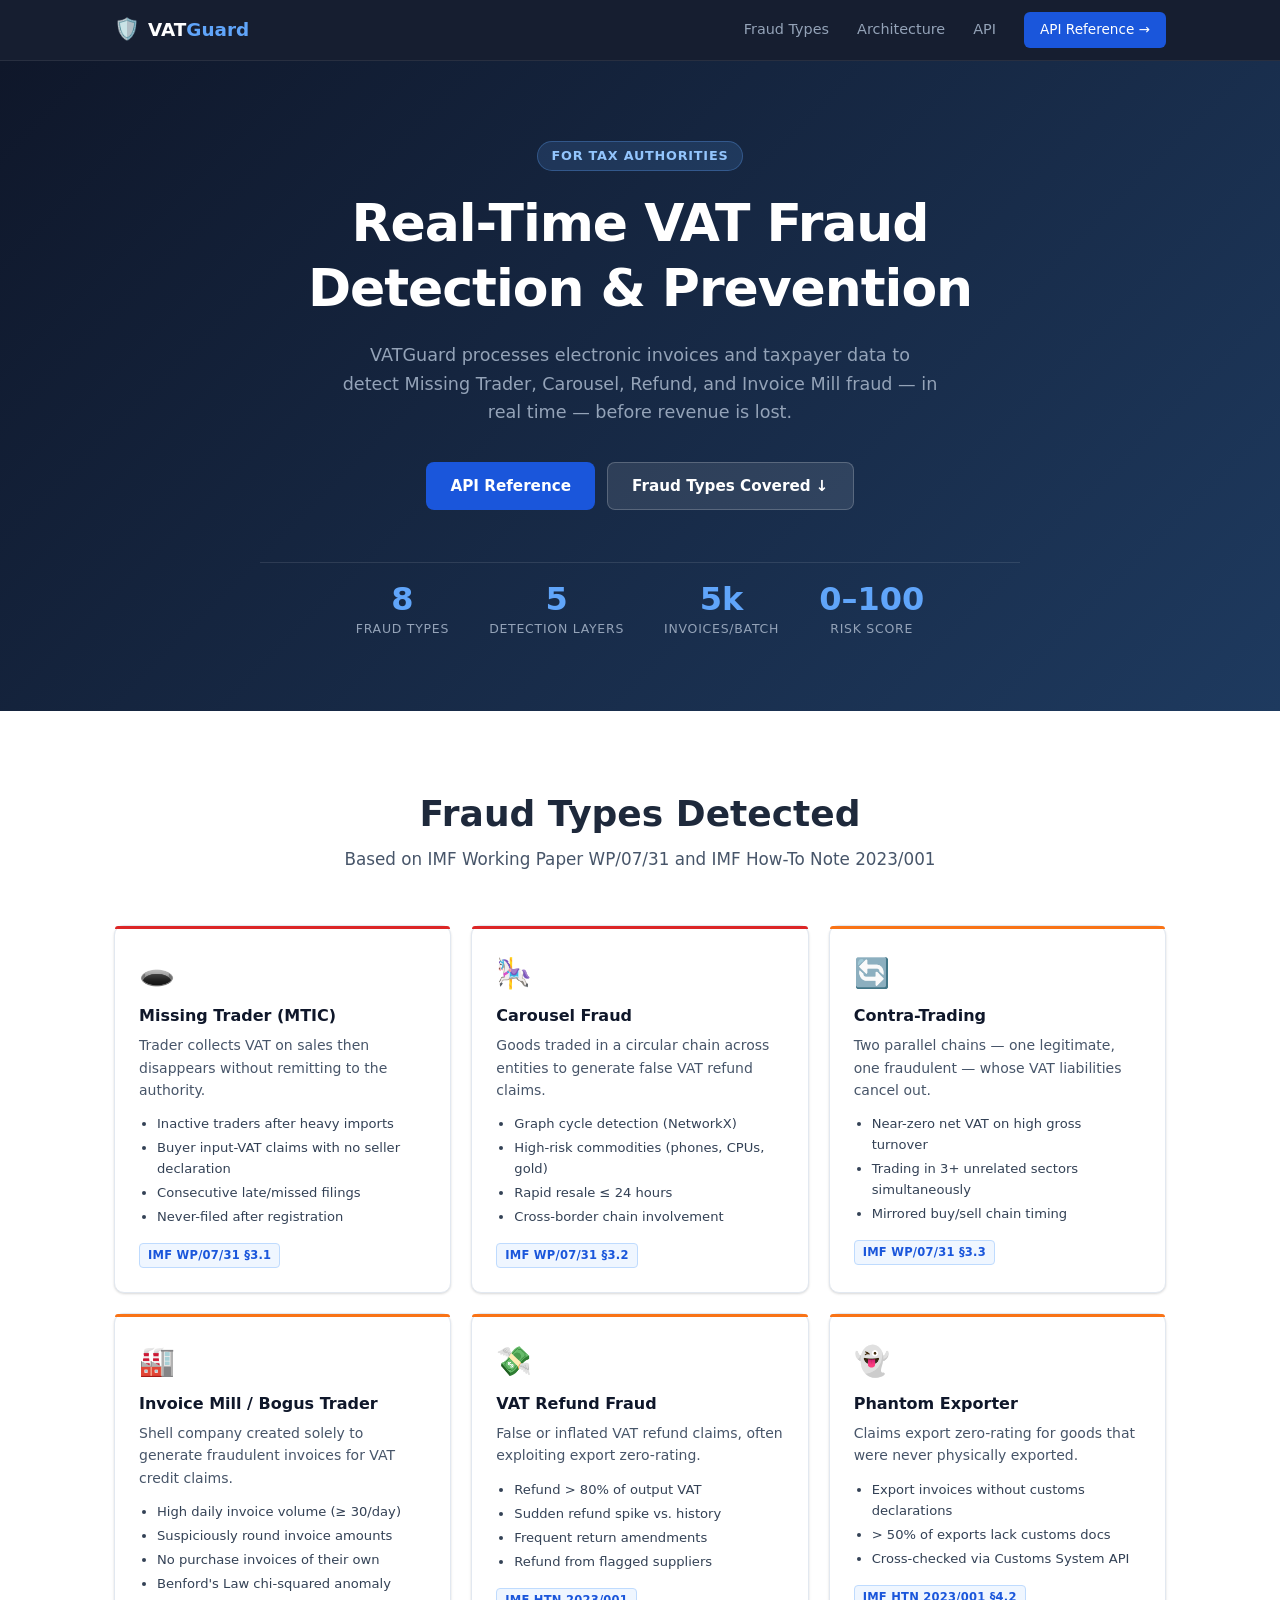
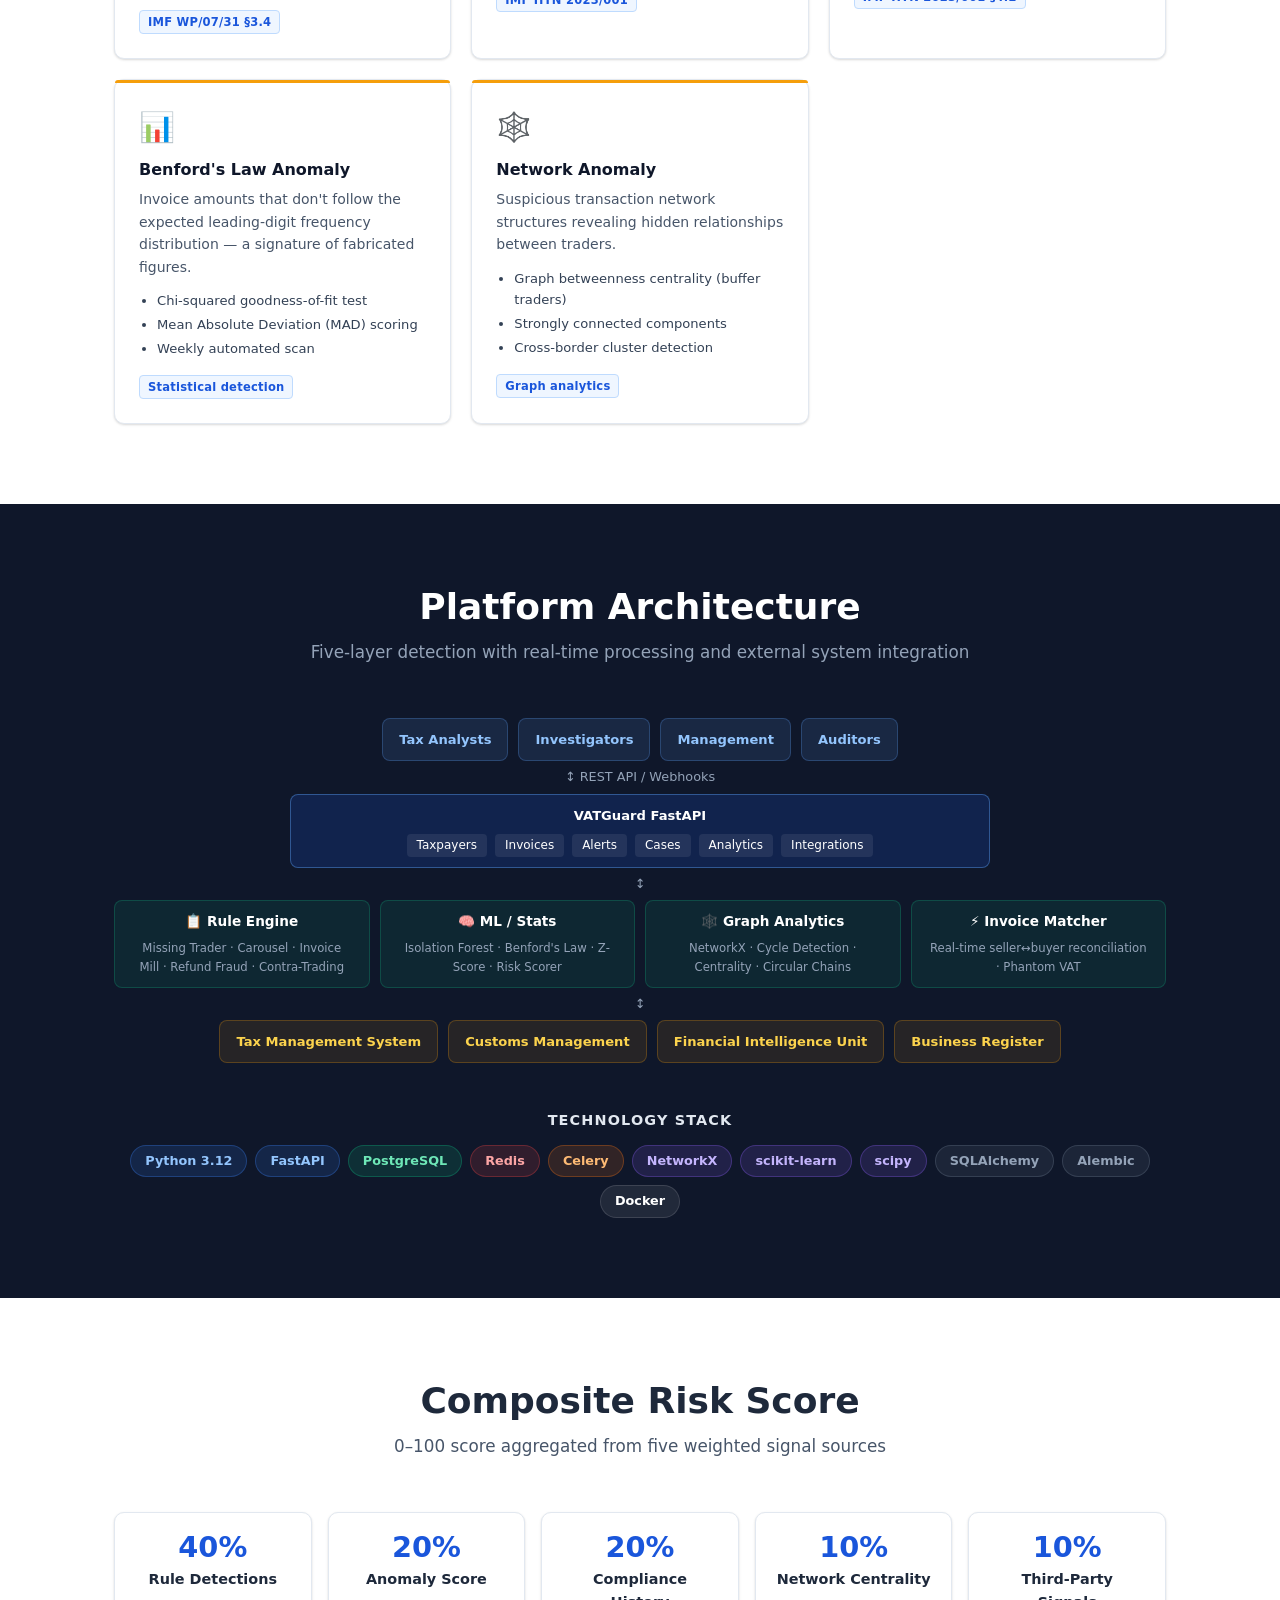
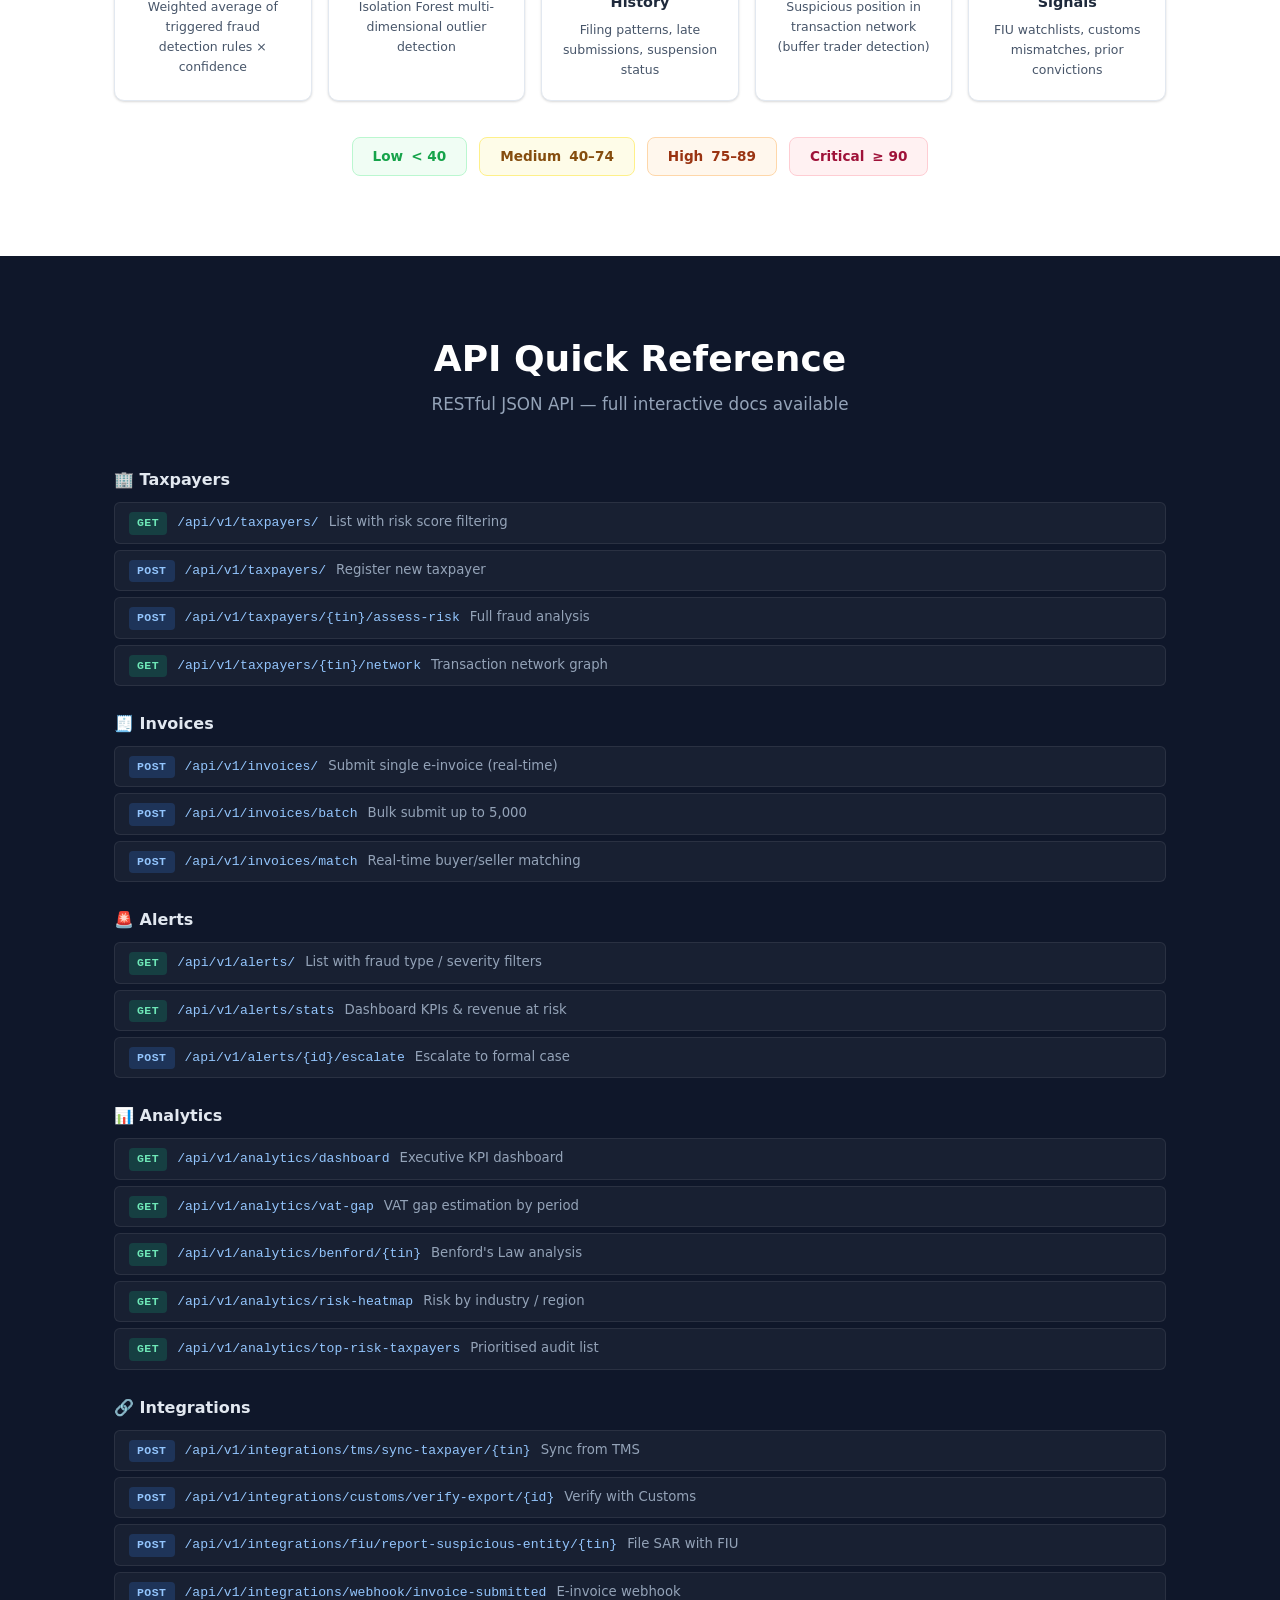
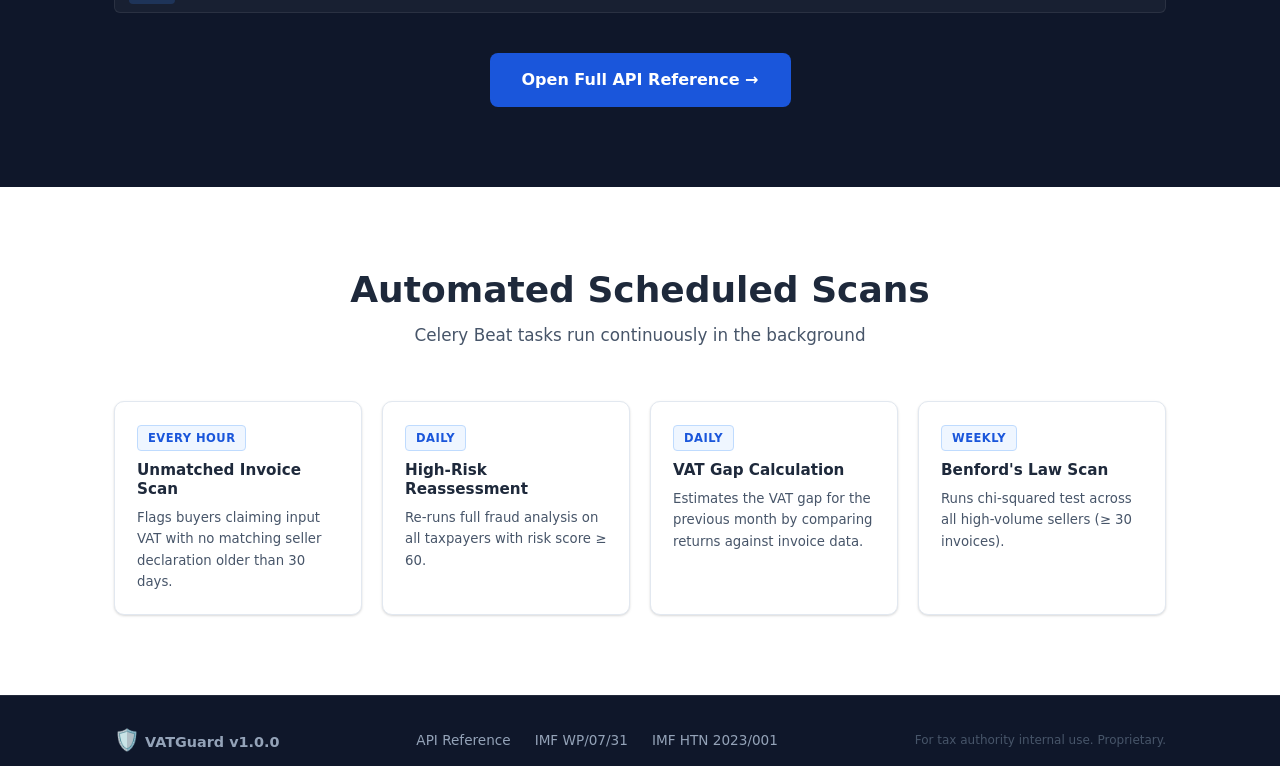
<file: docs/index.html>
<!DOCTYPE html>
<html lang="en">
<head>
  <meta charset="UTF-8" />
  <meta name="viewport" content="width=device-width, initial-scale=1.0" />
  <title>VATGuard – VAT Fraud Detection Platform</title>
  <meta name="description" content="Real-time VAT monitoring and fraud detection platform for tax authorities. Detects MTIC, carousel fraud, refund fraud, and more." />
  <link rel="icon" href="data:image/svg+xml,<svg xmlns='http://www.w3.org/2000/svg' viewBox='0 0 100 100'><text y='.9em' font-size='90'>🛡️</text></svg>" />
  <link rel="stylesheet" href="assets/style.css" />
</head>
<body>

<!-- ── Nav ──────────────────────────────────────────────────────────────────── -->
<nav>
  <div class="nav-inner">
    <a class="nav-brand" href="#">
      <span class="shield">🛡️</span>
      <span>VAT<strong>Guard</strong></span>
    </a>
    <div class="nav-links">
      <a href="#fraud-types">Fraud Types</a>
      <a href="#architecture">Architecture</a>
      <a href="#api">API</a>
      <a href="api.html" class="btn-nav">API Reference →</a>
    </div>
  </div>
</nav>

<!-- ── Hero ─────────────────────────────────────────────────────────────────── -->
<header class="hero">
  <div class="hero-inner">
    <div class="hero-badge">For Tax Authorities</div>
    <h1>Real-Time VAT Fraud<br>Detection &amp; Prevention</h1>
    <p class="hero-sub">
      VATGuard processes electronic invoices and taxpayer data to detect Missing Trader,
      Carousel, Refund, and Invoice Mill fraud — in real time — before revenue is lost.
    </p>
    <div class="hero-actions">
      <a href="api.html" class="btn btn-primary">API Reference</a>
      <a href="#fraud-types" class="btn btn-ghost">Fraud Types Covered ↓</a>
    </div>
    <div class="hero-stats">
      <div class="stat"><span class="stat-n">8</span><span class="stat-l">Fraud types</span></div>
      <div class="stat"><span class="stat-n">5</span><span class="stat-l">Detection layers</span></div>
      <div class="stat"><span class="stat-n">5k</span><span class="stat-l">Invoices/batch</span></div>
      <div class="stat"><span class="stat-n">0–100</span><span class="stat-l">Risk score</span></div>
    </div>
  </div>
</header>

<!-- ── Fraud Types ───────────────────────────────────────────────────────────── -->
<section id="fraud-types" class="section">
  <div class="container">
    <div class="section-header">
      <h2>Fraud Types Detected</h2>
      <p>Based on IMF Working Paper WP/07/31 and IMF How-To Note 2023/001</p>
    </div>
    <div class="fraud-grid">

      <div class="fraud-card severity-critical">
        <div class="fraud-icon">🕳️</div>
        <h3>Missing Trader (MTIC)</h3>
        <p>Trader collects VAT on sales then disappears without remitting to the authority.</p>
        <ul>
          <li>Inactive traders after heavy imports</li>
          <li>Buyer input-VAT claims with no seller declaration</li>
          <li>Consecutive late/missed filings</li>
          <li>Never-filed after registration</li>
        </ul>
        <div class="imf-ref">IMF WP/07/31 §3.1</div>
      </div>

      <div class="fraud-card severity-critical">
        <div class="fraud-icon">🎠</div>
        <h3>Carousel Fraud</h3>
        <p>Goods traded in a circular chain across entities to generate false VAT refund claims.</p>
        <ul>
          <li>Graph cycle detection (NetworkX)</li>
          <li>High-risk commodities (phones, CPUs, gold)</li>
          <li>Rapid resale ≤ 24 hours</li>
          <li>Cross-border chain involvement</li>
        </ul>
        <div class="imf-ref">IMF WP/07/31 §3.2</div>
      </div>

      <div class="fraud-card severity-high">
        <div class="fraud-icon">🔄</div>
        <h3>Contra-Trading</h3>
        <p>Two parallel chains — one legitimate, one fraudulent — whose VAT liabilities cancel out.</p>
        <ul>
          <li>Near-zero net VAT on high gross turnover</li>
          <li>Trading in 3+ unrelated sectors simultaneously</li>
          <li>Mirrored buy/sell chain timing</li>
        </ul>
        <div class="imf-ref">IMF WP/07/31 §3.3</div>
      </div>

      <div class="fraud-card severity-high">
        <div class="fraud-icon">🏭</div>
        <h3>Invoice Mill / Bogus Trader</h3>
        <p>Shell company created solely to generate fraudulent invoices for VAT credit claims.</p>
        <ul>
          <li>High daily invoice volume (≥ 30/day)</li>
          <li>Suspiciously round invoice amounts</li>
          <li>No purchase invoices of their own</li>
          <li>Benford's Law chi-squared anomaly</li>
        </ul>
        <div class="imf-ref">IMF WP/07/31 §3.4</div>
      </div>

      <div class="fraud-card severity-high">
        <div class="fraud-icon">💸</div>
        <h3>VAT Refund Fraud</h3>
        <p>False or inflated VAT refund claims, often exploiting export zero-rating.</p>
        <ul>
          <li>Refund &gt; 80% of output VAT</li>
          <li>Sudden refund spike vs. history</li>
          <li>Frequent return amendments</li>
          <li>Refund from flagged suppliers</li>
        </ul>
        <div class="imf-ref">IMF HTN 2023/001</div>
      </div>

      <div class="fraud-card severity-high">
        <div class="fraud-icon">👻</div>
        <h3>Phantom Exporter</h3>
        <p>Claims export zero-rating for goods that were never physically exported.</p>
        <ul>
          <li>Export invoices without customs declarations</li>
          <li>&gt; 50% of exports lack customs docs</li>
          <li>Cross-checked via Customs System API</li>
        </ul>
        <div class="imf-ref">IMF HTN 2023/001 §4.2</div>
      </div>

      <div class="fraud-card severity-medium">
        <div class="fraud-icon">📊</div>
        <h3>Benford's Law Anomaly</h3>
        <p>Invoice amounts that don't follow the expected leading-digit frequency distribution — a signature of fabricated figures.</p>
        <ul>
          <li>Chi-squared goodness-of-fit test</li>
          <li>Mean Absolute Deviation (MAD) scoring</li>
          <li>Weekly automated scan</li>
        </ul>
        <div class="imf-ref">Statistical detection</div>
      </div>

      <div class="fraud-card severity-medium">
        <div class="fraud-icon">🕸️</div>
        <h3>Network Anomaly</h3>
        <p>Suspicious transaction network structures revealing hidden relationships between traders.</p>
        <ul>
          <li>Graph betweenness centrality (buffer traders)</li>
          <li>Strongly connected components</li>
          <li>Cross-border cluster detection</li>
        </ul>
        <div class="imf-ref">Graph analytics</div>
      </div>

    </div>
  </div>
</section>

<!-- ── Architecture ──────────────────────────────────────────────────────────── -->
<section id="architecture" class="section section-dark">
  <div class="container">
    <div class="section-header">
      <h2>Platform Architecture</h2>
      <p>Five-layer detection with real-time processing and external system integration</p>
    </div>

    <div class="arch-diagram">
      <div class="arch-row arch-users">
        <div class="arch-box arch-box-user">Tax Analysts</div>
        <div class="arch-box arch-box-user">Investigators</div>
        <div class="arch-box arch-box-user">Management</div>
        <div class="arch-box arch-box-user">Auditors</div>
      </div>
      <div class="arch-arrow">↕ REST API / Webhooks</div>
      <div class="arch-row arch-api">
        <div class="arch-box arch-box-api arch-wide">
          <strong>VATGuard FastAPI</strong>
          <div class="arch-modules">
            <span>Taxpayers</span><span>Invoices</span><span>Alerts</span><span>Cases</span><span>Analytics</span><span>Integrations</span>
          </div>
        </div>
      </div>
      <div class="arch-arrow">↕</div>
      <div class="arch-row arch-detection">
        <div class="arch-box arch-box-detect">
          <div class="detect-title">📋 Rule Engine</div>
          <div class="detect-items">Missing Trader · Carousel · Invoice Mill · Refund Fraud · Contra-Trading</div>
        </div>
        <div class="arch-box arch-box-detect">
          <div class="detect-title">🧠 ML / Stats</div>
          <div class="detect-items">Isolation Forest · Benford's Law · Z-Score · Risk Scorer</div>
        </div>
        <div class="arch-box arch-box-detect">
          <div class="detect-title">🕸️ Graph Analytics</div>
          <div class="detect-items">NetworkX · Cycle Detection · Centrality · Circular Chains</div>
        </div>
        <div class="arch-box arch-box-detect">
          <div class="detect-title">⚡ Invoice Matcher</div>
          <div class="detect-items">Real-time seller↔buyer reconciliation · Phantom VAT</div>
        </div>
      </div>
      <div class="arch-arrow">↕</div>
      <div class="arch-row arch-integrations">
        <div class="arch-box arch-box-int">Tax Management System</div>
        <div class="arch-box arch-box-int">Customs Management</div>
        <div class="arch-box arch-box-int">Financial Intelligence Unit</div>
        <div class="arch-box arch-box-int">Business Register</div>
      </div>
    </div>

    <!-- Stack pills -->
    <div class="tech-stack">
      <h3>Technology Stack</h3>
      <div class="tech-pills">
        <span class="pill pill-blue">Python 3.12</span>
        <span class="pill pill-blue">FastAPI</span>
        <span class="pill pill-green">PostgreSQL</span>
        <span class="pill pill-red">Redis</span>
        <span class="pill pill-orange">Celery</span>
        <span class="pill pill-purple">NetworkX</span>
        <span class="pill pill-purple">scikit-learn</span>
        <span class="pill pill-purple">scipy</span>
        <span class="pill pill-gray">SQLAlchemy</span>
        <span class="pill pill-gray">Alembic</span>
        <span class="pill pill-dark">Docker</span>
      </div>
    </div>
  </div>
</section>

<!-- ── Risk Scoring ──────────────────────────────────────────────────────────── -->
<section class="section">
  <div class="container">
    <div class="section-header">
      <h2>Composite Risk Score</h2>
      <p>0–100 score aggregated from five weighted signal sources</p>
    </div>
    <div class="score-grid">
      <div class="score-component">
        <div class="score-pct">40%</div>
        <div class="score-label">Rule Detections</div>
        <div class="score-desc">Weighted average of triggered fraud detection rules × confidence</div>
      </div>
      <div class="score-component">
        <div class="score-pct">20%</div>
        <div class="score-label">Anomaly Score</div>
        <div class="score-desc">Isolation Forest multi-dimensional outlier detection</div>
      </div>
      <div class="score-component">
        <div class="score-pct">20%</div>
        <div class="score-label">Compliance History</div>
        <div class="score-desc">Filing patterns, late submissions, suspension status</div>
      </div>
      <div class="score-component">
        <div class="score-pct">10%</div>
        <div class="score-label">Network Centrality</div>
        <div class="score-desc">Suspicious position in transaction network (buffer trader detection)</div>
      </div>
      <div class="score-component">
        <div class="score-pct">10%</div>
        <div class="score-label">Third-Party Signals</div>
        <div class="score-desc">FIU watchlists, customs mismatches, prior convictions</div>
      </div>
    </div>
    <div class="risk-levels">
      <div class="risk-level rl-low"><span class="rl-badge">Low</span> &lt; 40</div>
      <div class="risk-level rl-medium"><span class="rl-badge">Medium</span> 40–74</div>
      <div class="risk-level rl-high"><span class="rl-badge">High</span> 75–89</div>
      <div class="risk-level rl-critical"><span class="rl-badge">Critical</span> ≥ 90</div>
    </div>
  </div>
</section>

<!-- ── API Quick-ref ─────────────────────────────────────────────────────────── -->
<section id="api" class="section section-dark">
  <div class="container">
    <div class="section-header">
      <h2>API Quick Reference</h2>
      <p>RESTful JSON API — full interactive docs available</p>
    </div>
    <div class="endpoint-groups">

      <div class="endpoint-group">
        <h3>🏢 Taxpayers</h3>
        <div class="endpoints">
          <div class="ep"><span class="method get">GET</span> <code>/api/v1/taxpayers/</code> <span>List with risk score filtering</span></div>
          <div class="ep"><span class="method post">POST</span> <code>/api/v1/taxpayers/</code> <span>Register new taxpayer</span></div>
          <div class="ep"><span class="method post">POST</span> <code>/api/v1/taxpayers/{tin}/assess-risk</code> <span>Full fraud analysis</span></div>
          <div class="ep"><span class="method get">GET</span> <code>/api/v1/taxpayers/{tin}/network</code> <span>Transaction network graph</span></div>
        </div>
      </div>

      <div class="endpoint-group">
        <h3>🧾 Invoices</h3>
        <div class="endpoints">
          <div class="ep"><span class="method post">POST</span> <code>/api/v1/invoices/</code> <span>Submit single e-invoice (real-time)</span></div>
          <div class="ep"><span class="method post">POST</span> <code>/api/v1/invoices/batch</code> <span>Bulk submit up to 5,000</span></div>
          <div class="ep"><span class="method post">POST</span> <code>/api/v1/invoices/match</code> <span>Real-time buyer/seller matching</span></div>
        </div>
      </div>

      <div class="endpoint-group">
        <h3>🚨 Alerts</h3>
        <div class="endpoints">
          <div class="ep"><span class="method get">GET</span> <code>/api/v1/alerts/</code> <span>List with fraud type / severity filters</span></div>
          <div class="ep"><span class="method get">GET</span> <code>/api/v1/alerts/stats</code> <span>Dashboard KPIs &amp; revenue at risk</span></div>
          <div class="ep"><span class="method post">POST</span> <code>/api/v1/alerts/{id}/escalate</code> <span>Escalate to formal case</span></div>
        </div>
      </div>

      <div class="endpoint-group">
        <h3>📊 Analytics</h3>
        <div class="endpoints">
          <div class="ep"><span class="method get">GET</span> <code>/api/v1/analytics/dashboard</code> <span>Executive KPI dashboard</span></div>
          <div class="ep"><span class="method get">GET</span> <code>/api/v1/analytics/vat-gap</code> <span>VAT gap estimation by period</span></div>
          <div class="ep"><span class="method get">GET</span> <code>/api/v1/analytics/benford/{tin}</code> <span>Benford's Law analysis</span></div>
          <div class="ep"><span class="method get">GET</span> <code>/api/v1/analytics/risk-heatmap</code> <span>Risk by industry / region</span></div>
          <div class="ep"><span class="method get">GET</span> <code>/api/v1/analytics/top-risk-taxpayers</code> <span>Prioritised audit list</span></div>
        </div>
      </div>

      <div class="endpoint-group">
        <h3>🔗 Integrations</h3>
        <div class="endpoints">
          <div class="ep"><span class="method post">POST</span> <code>/api/v1/integrations/tms/sync-taxpayer/{tin}</code> <span>Sync from TMS</span></div>
          <div class="ep"><span class="method post">POST</span> <code>/api/v1/integrations/customs/verify-export/{id}</code> <span>Verify with Customs</span></div>
          <div class="ep"><span class="method post">POST</span> <code>/api/v1/integrations/fiu/report-suspicious-entity/{tin}</code> <span>File SAR with FIU</span></div>
          <div class="ep"><span class="method post">POST</span> <code>/api/v1/integrations/webhook/invoice-submitted</code> <span>E-invoice webhook</span></div>
        </div>
      </div>

    </div>
    <div class="api-cta">
      <a href="api.html" class="btn btn-primary btn-lg">Open Full API Reference →</a>
    </div>
  </div>
</section>

<!-- ── Scheduled Tasks ───────────────────────────────────────────────────────── -->
<section class="section">
  <div class="container">
    <div class="section-header">
      <h2>Automated Scheduled Scans</h2>
      <p>Celery Beat tasks run continuously in the background</p>
    </div>
    <div class="tasks-grid">
      <div class="task-card">
        <div class="task-schedule">Every hour</div>
        <h4>Unmatched Invoice Scan</h4>
        <p>Flags buyers claiming input VAT with no matching seller declaration older than 30 days.</p>
      </div>
      <div class="task-card">
        <div class="task-schedule">Daily</div>
        <h4>High-Risk Reassessment</h4>
        <p>Re-runs full fraud analysis on all taxpayers with risk score ≥ 60.</p>
      </div>
      <div class="task-card">
        <div class="task-schedule">Daily</div>
        <h4>VAT Gap Calculation</h4>
        <p>Estimates the VAT gap for the previous month by comparing returns against invoice data.</p>
      </div>
      <div class="task-card">
        <div class="task-schedule">Weekly</div>
        <h4>Benford's Law Scan</h4>
        <p>Runs chi-squared test across all high-volume sellers (≥ 30 invoices).</p>
      </div>
    </div>
  </div>
</section>

<!-- ── Footer ────────────────────────────────────────────────────────────────── -->
<footer>
  <div class="container">
    <div class="footer-inner">
      <div class="footer-brand">
        <span class="shield">🛡️</span> VATGuard v1.0.0
      </div>
      <div class="footer-links">
        <a href="api.html">API Reference</a>
        <a href="https://www.imf.org/external/pubs/ft/wp/2007/wp0731.pdf" target="_blank" rel="noopener">IMF WP/07/31</a>
        <a href="https://www.imf.org/-/media/files/publications/howtonotes/2023/english/htnea2023001.pdf" target="_blank" rel="noopener">IMF HTN 2023/001</a>
      </div>
      <div class="footer-note">For tax authority internal use. Proprietary.</div>
    </div>
  </div>
</footer>

<script src="assets/app.js"></script>
</body>
</html>
</file>
<file: docs/assets/style.css>
/* ── VATGuard Design System ─────────────────────────────────────────────────── */

*, *::before, *::after { box-sizing: border-box; }

:root {
  --blue-600: #1a56db;
  --blue-700: #1e429f;
  --blue-50:  #eff6ff;
  --slate-900: #0f172a;
  --slate-800: #1e293b;
  --slate-700: #334155;
  --slate-600: #475569;
  --slate-400: #94a3b8;
  --slate-200: #e2e8f0;
  --slate-100: #f1f5f9;
  --white:     #ffffff;

  --red-600:    #dc2626;
  --orange-500: #f97316;
  --amber-500:  #f59e0b;
  --green-600:  #16a34a;

  --radius: 10px;
  --shadow: 0 1px 3px rgba(0,0,0,.1), 0 1px 2px rgba(0,0,0,.06);
  --shadow-md: 0 4px 6px -1px rgba(0,0,0,.1), 0 2px 4px -1px rgba(0,0,0,.06);
  --shadow-lg: 0 10px 15px -3px rgba(0,0,0,.1);
}

html { scroll-behavior: smooth; }

body {
  margin: 0;
  font-family: 'Inter', ui-sans-serif, system-ui, -apple-system, sans-serif;
  font-size: 16px;
  line-height: 1.6;
  color: var(--slate-800);
  background: var(--white);
}

h1, h2, h3, h4 { line-height: 1.25; font-weight: 700; }

a { color: var(--blue-600); text-decoration: none; }
a:hover { text-decoration: underline; }

/* ── Container ──────────────────────────────────────────────────────────────── */
.container { max-width: 1100px; margin: 0 auto; padding: 0 24px; }

/* ── Nav ────────────────────────────────────────────────────────────────────── */
nav {
  position: sticky;
  top: 0;
  z-index: 100;
  background: rgba(15, 23, 42, 0.97);
  backdrop-filter: blur(8px);
  border-bottom: 1px solid rgba(255,255,255,.08);
}
.nav-inner {
  max-width: 1100px;
  margin: 0 auto;
  padding: 0 24px;
  height: 60px;
  display: flex;
  align-items: center;
  justify-content: space-between;
}
.nav-brand {
  display: flex;
  align-items: center;
  gap: 8px;
  font-size: 1.15rem;
  color: var(--white);
  text-decoration: none;
  font-weight: 600;
}
.nav-brand strong { color: #60a5fa; }
.shield { font-size: 1.3rem; }
.nav-links {
  display: flex;
  align-items: center;
  gap: 28px;
}
.nav-links a {
  color: var(--slate-400);
  font-size: 0.9rem;
  font-weight: 500;
  text-decoration: none;
  transition: color .15s;
}
.nav-links a:hover { color: var(--white); }
.btn-nav {
  background: var(--blue-600);
  color: var(--white) !important;
  padding: 7px 16px;
  border-radius: 6px;
  font-size: 0.85rem !important;
  transition: background .15s !important;
}
.btn-nav:hover { background: var(--blue-700) !important; text-decoration: none !important; }

/* ── Hero ───────────────────────────────────────────────────────────────────── */
.hero {
  background: linear-gradient(135deg, var(--slate-900) 0%, #1e3a5f 100%);
  color: var(--white);
  padding: 80px 24px 72px;
  text-align: center;
}
.hero-inner { max-width: 760px; margin: 0 auto; }
.hero-badge {
  display: inline-block;
  background: rgba(96, 165, 250, 0.15);
  color: #93c5fd;
  border: 1px solid rgba(96,165,250,.3);
  font-size: 0.8rem;
  font-weight: 600;
  letter-spacing: .06em;
  text-transform: uppercase;
  padding: 4px 14px;
  border-radius: 99px;
  margin-bottom: 20px;
}
.hero h1 {
  font-size: clamp(2rem, 5vw, 3.25rem);
  font-weight: 800;
  margin: 0 0 20px;
  letter-spacing: -.02em;
}
.hero-sub {
  font-size: 1.1rem;
  color: var(--slate-400);
  margin-bottom: 36px;
  max-width: 600px;
  margin-left: auto;
  margin-right: auto;
}
.hero-actions { display: flex; gap: 12px; justify-content: center; flex-wrap: wrap; margin-bottom: 52px; }

/* ── Buttons ────────────────────────────────────────────────────────────────── */
.btn {
  display: inline-flex;
  align-items: center;
  padding: 11px 24px;
  border-radius: 8px;
  font-weight: 600;
  font-size: 0.95rem;
  cursor: pointer;
  text-decoration: none;
  transition: all .15s;
}
.btn-primary { background: var(--blue-600); color: var(--white); }
.btn-primary:hover { background: var(--blue-700); text-decoration: none; color: var(--white); }
.btn-ghost { background: rgba(255,255,255,.1); color: var(--white); border: 1px solid rgba(255,255,255,.2); }
.btn-ghost:hover { background: rgba(255,255,255,.18); text-decoration: none; color: var(--white); }
.btn-lg { padding: 14px 32px; font-size: 1rem; }

/* ── Hero Stats ─────────────────────────────────────────────────────────────── */
.hero-stats {
  display: flex;
  justify-content: center;
  gap: 40px;
  flex-wrap: wrap;
  padding-top: 20px;
  border-top: 1px solid rgba(255,255,255,.1);
}
.stat { text-align: center; }
.stat-n { display: block; font-size: 2rem; font-weight: 800; color: #60a5fa; line-height: 1; }
.stat-l { display: block; font-size: 0.78rem; color: var(--slate-400); text-transform: uppercase; letter-spacing: .06em; margin-top: 4px; }

/* ── Sections ───────────────────────────────────────────────────────────────── */
.section { padding: 80px 24px; }
.section-dark { background: var(--slate-900); color: var(--white); }
.section-dark p { color: var(--slate-400); }
.section-header { text-align: center; margin-bottom: 52px; }
.section-header h2 { font-size: clamp(1.6rem, 3vw, 2.25rem); margin: 0 0 10px; }
.section-header p { color: var(--slate-600); font-size: 1.05rem; margin: 0; }
.section-dark .section-header p { color: var(--slate-400); }

/* ── Fraud Grid ─────────────────────────────────────────────────────────────── */
.fraud-grid {
  display: grid;
  grid-template-columns: repeat(auto-fill, minmax(280px, 1fr));
  gap: 20px;
}
.fraud-card {
  background: var(--white);
  border: 1px solid var(--slate-200);
  border-radius: var(--radius);
  padding: 24px;
  box-shadow: var(--shadow);
  position: relative;
  transition: box-shadow .2s;
}
.fraud-card:hover { box-shadow: var(--shadow-md); }
.fraud-card::before {
  content: '';
  position: absolute;
  top: 0; left: 0; right: 0;
  height: 3px;
  border-radius: var(--radius) var(--radius) 0 0;
}
.severity-critical::before { background: var(--red-600); }
.severity-high::before { background: var(--orange-500); }
.severity-medium::before { background: var(--amber-500); }
.fraud-icon { font-size: 1.8rem; margin-bottom: 10px; }
.fraud-card h3 { margin: 0 0 8px; font-size: 1rem; color: var(--slate-900); }
.fraud-card p { font-size: 0.875rem; color: var(--slate-600); margin: 0 0 12px; }
.fraud-card ul { margin: 0 0 14px; padding-left: 18px; font-size: 0.82rem; color: var(--slate-700); }
.fraud-card ul li { margin-bottom: 3px; }
.imf-ref {
  display: inline-block;
  font-size: 0.72rem;
  color: var(--blue-600);
  background: var(--blue-50);
  border: 1px solid #bfdbfe;
  padding: 2px 8px;
  border-radius: 4px;
  font-weight: 600;
  letter-spacing: .02em;
}

/* ── Architecture Diagram ───────────────────────────────────────────────────── */
.arch-diagram { display: flex; flex-direction: column; gap: 0; align-items: center; }
.arch-row { display: flex; gap: 10px; flex-wrap: wrap; justify-content: center; width: 100%; }
.arch-box {
  border-radius: 8px;
  padding: 10px 16px;
  font-size: 0.82rem;
  font-weight: 600;
  text-align: center;
}
.arch-box-user { background: rgba(96,165,250,.12); color: #93c5fd; border: 1px solid rgba(96,165,250,.25); }
.arch-box-api {
  background: rgba(26,86,219,.2);
  border: 1px solid rgba(96,165,250,.4);
  color: var(--white);
  width: 100%;
  max-width: 700px;
}
.arch-wide { min-width: 300px; }
.arch-modules { display: flex; gap: 8px; justify-content: center; flex-wrap: wrap; margin-top: 8px; }
.arch-modules span {
  background: rgba(255,255,255,.08);
  border-radius: 4px;
  padding: 2px 10px;
  font-size: 0.75rem;
  font-weight: 500;
}
.arch-box-detect {
  background: rgba(16,185,129,.1);
  border: 1px solid rgba(16,185,129,.25);
  color: var(--white);
  flex: 1;
  min-width: 180px;
  max-width: 260px;
}
.detect-title { font-size: 0.85rem; font-weight: 700; margin-bottom: 6px; }
.detect-items { font-size: 0.73rem; color: var(--slate-400); font-weight: 400; }
.arch-box-int { background: rgba(245,158,11,.1); border: 1px solid rgba(245,158,11,.25); color: #fcd34d; }
.arch-arrow { font-size: 0.8rem; color: var(--slate-400); padding: 6px 0; text-align: center; }

/* ── Tech Stack ─────────────────────────────────────────────────────────────── */
.tech-stack { margin-top: 48px; text-align: center; }
.tech-stack h3 { color: var(--slate-200); margin-bottom: 16px; font-size: 0.9rem; text-transform: uppercase; letter-spacing: .08em; font-weight: 600; }
.tech-pills { display: flex; gap: 8px; flex-wrap: wrap; justify-content: center; }
.pill {
  padding: 5px 14px;
  border-radius: 99px;
  font-size: 0.8rem;
  font-weight: 600;
}
.pill-blue   { background: rgba(59,130,246,.15); color: #93c5fd; border: 1px solid rgba(59,130,246,.3); }
.pill-green  { background: rgba(16,185,129,.15); color: #6ee7b7; border: 1px solid rgba(16,185,129,.3); }
.pill-red    { background: rgba(239,68,68,.15);  color: #fca5a5; border: 1px solid rgba(239,68,68,.3); }
.pill-orange { background: rgba(249,115,22,.15); color: #fdba74; border: 1px solid rgba(249,115,22,.3); }
.pill-purple { background: rgba(139,92,246,.15); color: #c4b5fd; border: 1px solid rgba(139,92,246,.3); }
.pill-gray   { background: rgba(148,163,184,.1); color: var(--slate-400); border: 1px solid rgba(148,163,184,.2); }
.pill-dark   { background: rgba(255,255,255,.08); color: var(--slate-300); border: 1px solid rgba(255,255,255,.12); }

/* ── Risk Score ─────────────────────────────────────────────────────────────── */
.score-grid {
  display: grid;
  grid-template-columns: repeat(auto-fill, minmax(190px, 1fr));
  gap: 16px;
  margin-bottom: 36px;
}
.score-component {
  background: var(--white);
  border: 1px solid var(--slate-200);
  border-radius: var(--radius);
  padding: 20px;
  text-align: center;
  box-shadow: var(--shadow);
}
.score-pct {
  font-size: 1.8rem;
  font-weight: 800;
  color: var(--blue-600);
  line-height: 1;
  margin-bottom: 6px;
}
.score-label { font-weight: 700; font-size: 0.9rem; margin-bottom: 6px; }
.score-desc { font-size: 0.78rem; color: var(--slate-600); }

.risk-levels { display: flex; gap: 12px; justify-content: center; flex-wrap: wrap; }
.risk-level {
  display: flex;
  align-items: center;
  gap: 8px;
  font-size: 0.85rem;
  font-weight: 600;
  padding: 8px 20px;
  border-radius: 8px;
}
.rl-badge { font-weight: 800; }
.rl-low      { background: #f0fdf4; color: var(--green-600); border: 1px solid #bbf7d0; }
.rl-medium   { background: #fefce8; color: #854d0e;          border: 1px solid #fef08a; }
.rl-high     { background: #fff7ed; color: #9a3412;          border: 1px solid #fed7aa; }
.rl-critical { background: #fff1f2; color: #9f1239;          border: 1px solid #fecdd3; }

/* ── Endpoint Groups ────────────────────────────────────────────────────────── */
.endpoint-groups { display: flex; flex-direction: column; gap: 28px; margin-bottom: 40px; }
.endpoint-group h3 { color: var(--slate-200); font-size: 1rem; margin: 0 0 12px; }
.endpoints { display: flex; flex-direction: column; gap: 6px; }
.ep {
  display: flex;
  align-items: baseline;
  gap: 10px;
  background: rgba(255,255,255,.04);
  border: 1px solid rgba(255,255,255,.08);
  border-radius: 6px;
  padding: 8px 14px;
  font-size: 0.83rem;
  flex-wrap: wrap;
}
.ep code {
  font-family: ui-monospace, SFMono-Regular, monospace;
  font-size: 0.82rem;
  color: #93c5fd;
  flex-shrink: 0;
}
.ep span:last-child { color: var(--slate-400); }
.method {
  display: inline-block;
  padding: 2px 8px;
  border-radius: 4px;
  font-size: 0.72rem;
  font-weight: 700;
  font-family: ui-monospace, monospace;
  letter-spacing: .04em;
  flex-shrink: 0;
}
.get  { background: rgba(16,185,129,.2); color: #6ee7b7; }
.post { background: rgba(59,130,246,.2); color: #93c5fd; }

.api-cta { text-align: center; }

/* ── Scheduled Tasks ────────────────────────────────────────────────────────── */
.tasks-grid {
  display: grid;
  grid-template-columns: repeat(auto-fill, minmax(230px, 1fr));
  gap: 20px;
}
.task-card {
  background: var(--white);
  border: 1px solid var(--slate-200);
  border-radius: var(--radius);
  padding: 22px;
  box-shadow: var(--shadow);
}
.task-schedule {
  display: inline-block;
  background: var(--blue-50);
  color: var(--blue-600);
  border: 1px solid #bfdbfe;
  font-size: 0.72rem;
  font-weight: 700;
  letter-spacing: .04em;
  text-transform: uppercase;
  padding: 3px 10px;
  border-radius: 4px;
  margin-bottom: 10px;
}
.task-card h4 { margin: 0 0 8px; font-size: 0.95rem; }
.task-card p { font-size: 0.83rem; color: var(--slate-600); margin: 0; }

/* ── Footer ─────────────────────────────────────────────────────────────────── */
footer {
  background: var(--slate-900);
  border-top: 1px solid rgba(255,255,255,.08);
  padding: 28px 24px;
}
.footer-inner {
  display: flex;
  align-items: center;
  justify-content: space-between;
  flex-wrap: wrap;
  gap: 16px;
}
.footer-brand { color: var(--slate-400); font-weight: 600; font-size: 0.9rem; }
.footer-links { display: flex; gap: 24px; }
.footer-links a { color: var(--slate-400); font-size: 0.85rem; text-decoration: none; }
.footer-links a:hover { color: var(--white); }
.footer-note { font-size: 0.75rem; color: var(--slate-600); }

/* ── Responsive ─────────────────────────────────────────────────────────────── */
@media (max-width: 640px) {
  .nav-links a:not(.btn-nav) { display: none; }
  .hero-stats { gap: 24px; }
  .footer-inner { flex-direction: column; text-align: center; }
}
</file>
